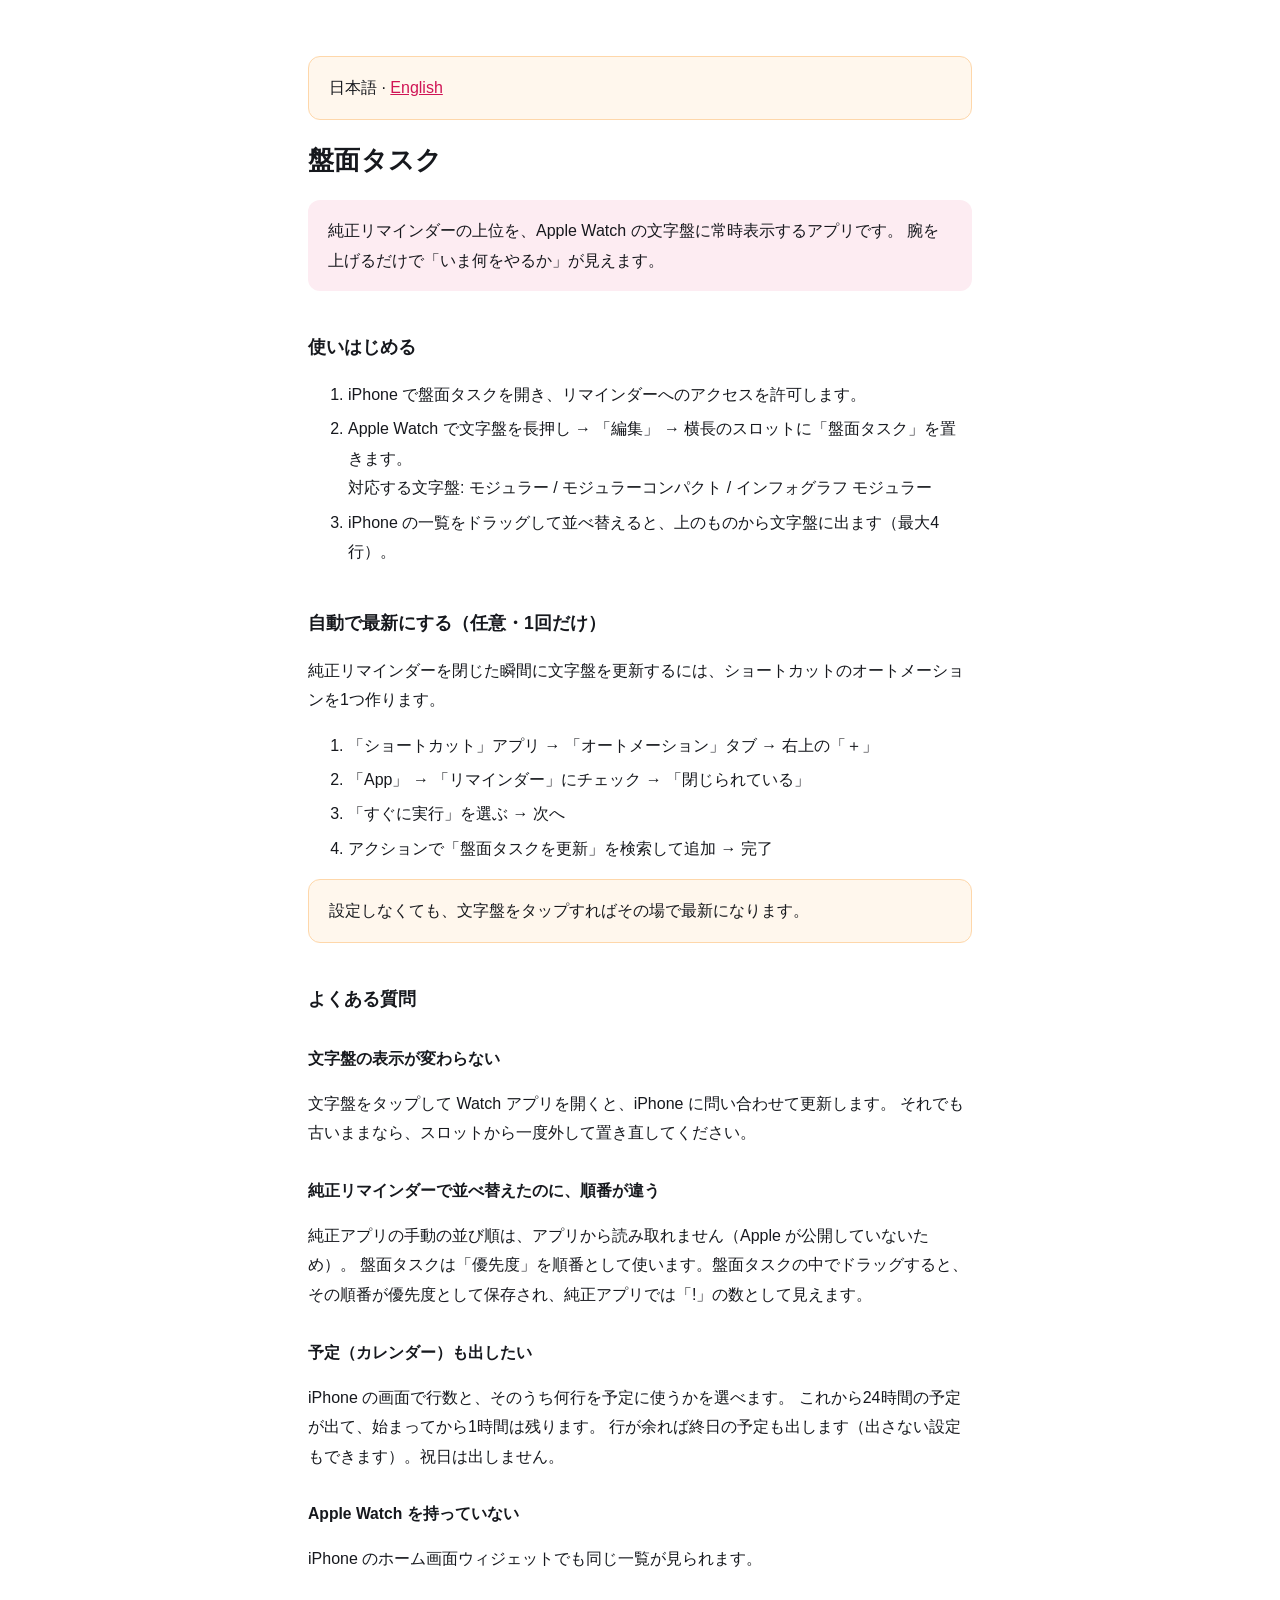
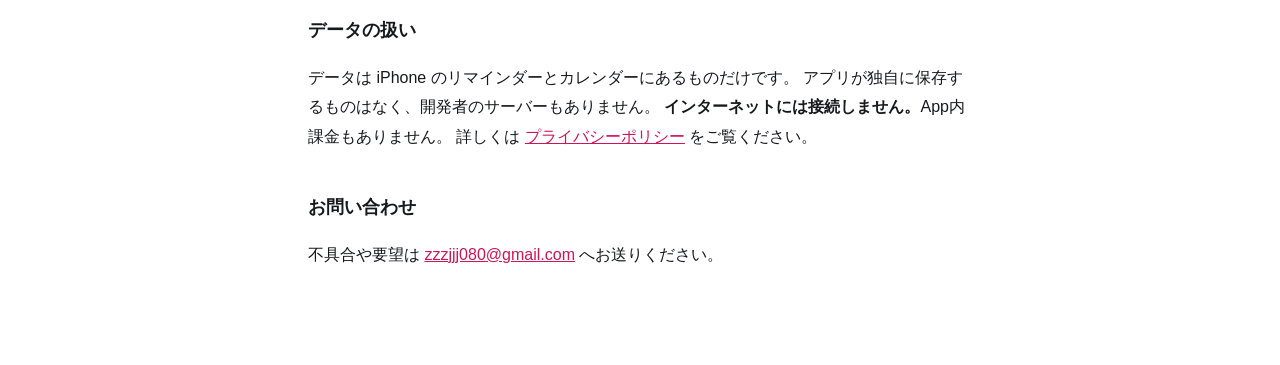
<file: docs/index.html>
<!doctype html>
<html lang="ja">
<head>
<meta charset="utf-8">
<meta name="viewport" content="width=device-width,initial-scale=1">
<title>盤面タスク — サポート</title>
<link rel="stylesheet" href="style.css">
</head>
<body>

<p class="note">日本語 · <a href="en/index.html">English</a></p>

<h1>盤面タスク</h1>
<p class="lead">
  純正リマインダーの上位を、Apple Watch の文字盤に常時表示するアプリです。
  腕を上げるだけで「いま何をやるか」が見えます。
</p>

<h2>使いはじめる</h2>
<ol>
  <li>iPhone で盤面タスクを開き、リマインダーへのアクセスを許可します。</li>
  <li>Apple Watch で文字盤を長押し → 「編集」 → 横長のスロットに「盤面タスク」を置きます。<br>
      対応する文字盤: モジュラー / モジュラーコンパクト / インフォグラフ モジュラー</li>
  <li>iPhone の一覧をドラッグして並べ替えると、上のものから文字盤に出ます（最大4行）。</li>
</ol>

<h2>自動で最新にする（任意・1回だけ）</h2>
<p>純正リマインダーを閉じた瞬間に文字盤を更新するには、ショートカットのオートメーションを1つ作ります。</p>
<ol>
  <li>「ショートカット」アプリ → 「オートメーション」タブ → 右上の「＋」</li>
  <li>「App」 → 「リマインダー」にチェック → 「閉じられている」</li>
  <li>「すぐに実行」を選ぶ → 次へ</li>
  <li>アクションで「盤面タスクを更新」を検索して追加 → 完了</li>
</ol>
<p class="note">設定しなくても、文字盤をタップすればその場で最新になります。</p>

<h2>よくある質問</h2>
<h3>文字盤の表示が変わらない</h3>
<p>
  文字盤をタップして Watch アプリを開くと、iPhone に問い合わせて更新します。
  それでも古いままなら、スロットから一度外して置き直してください。
</p>
<h3>純正リマインダーで並べ替えたのに、順番が違う</h3>
<p>
  純正アプリの手動の並び順は、アプリから読み取れません（Apple が公開していないため）。
  盤面タスクは「優先度」を順番として使います。盤面タスクの中でドラッグすると、
  その順番が優先度として保存され、純正アプリでは「!」の数として見えます。
</p>
<h3>予定（カレンダー）も出したい</h3>
<p>
  iPhone の画面で行数と、そのうち何行を予定に使うかを選べます。
  これから24時間の予定が出て、始まってから1時間は残ります。
  行が余れば終日の予定も出します（出さない設定もできます）。祝日は出しません。
</p>
<h3>Apple Watch を持っていない</h3>
<p>
  iPhone のホーム画面ウィジェットでも同じ一覧が見られます。
</p>

<h2>データの扱い</h2>
<p>
  データは iPhone のリマインダーとカレンダーにあるものだけです。
  アプリが独自に保存するものはなく、開発者のサーバーもありません。
  <strong>インターネットには接続しません。</strong>App内課金もありません。
  詳しくは <a href="privacy.html">プライバシーポリシー</a> をご覧ください。
</p>

<h2>お問い合わせ</h2>
<p>不具合や要望は <a href="mailto:zzzjjj080@gmail.com">zzzjjj080@gmail.com</a> へお送りください。</p>

</body>
</html>
</file>
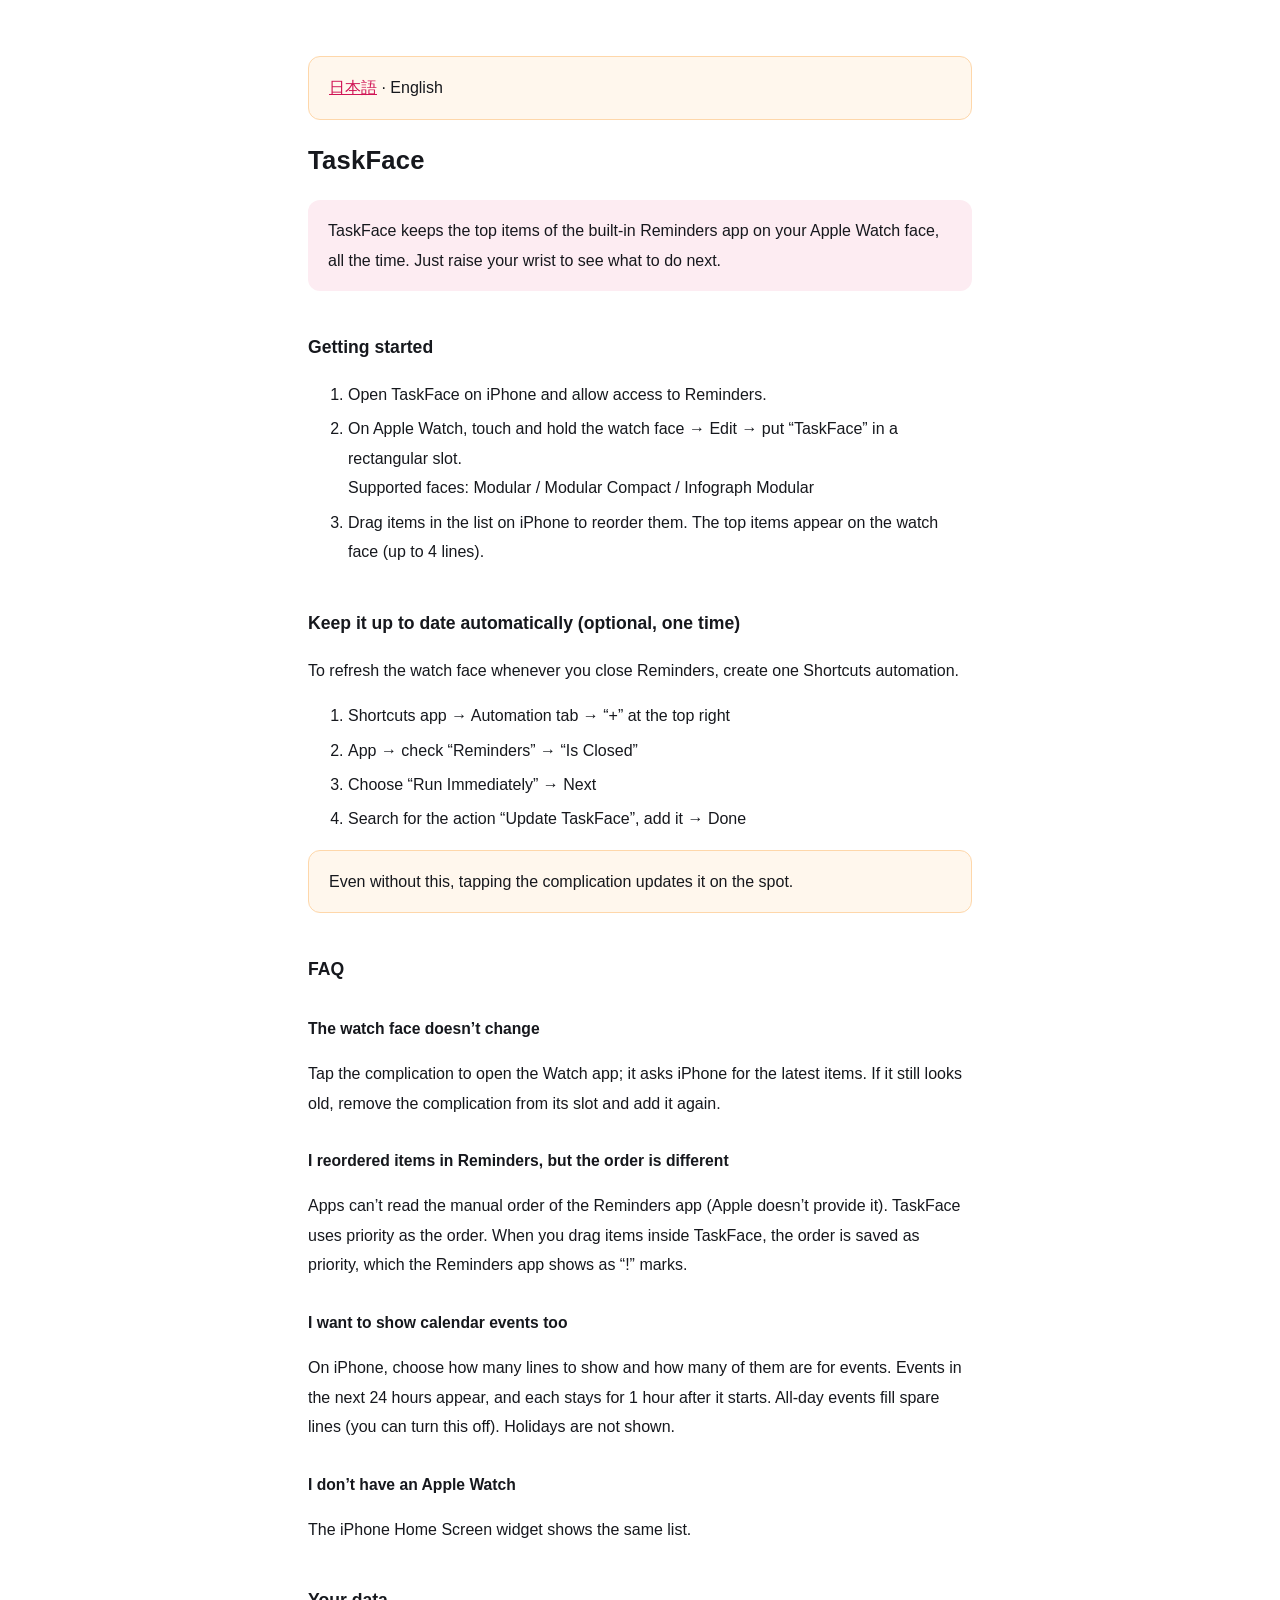
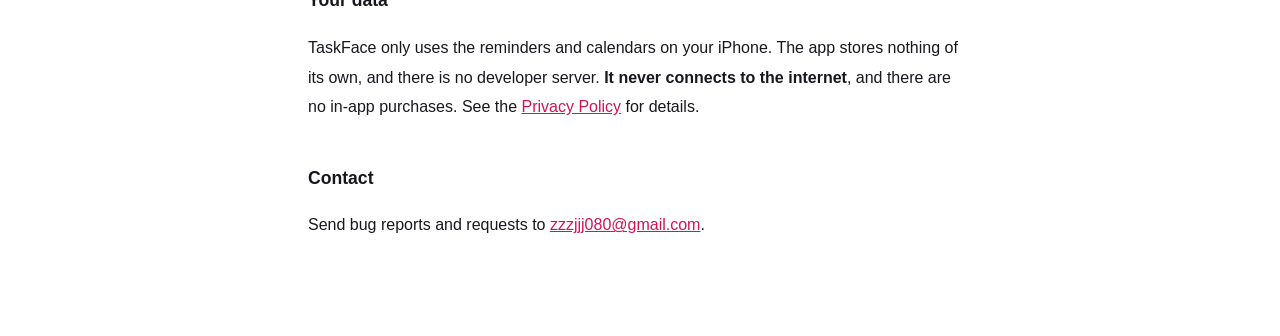
<file: docs/en/index.html>
<!doctype html>
<html lang="en">
<head>
<meta charset="utf-8">
<meta name="viewport" content="width=device-width,initial-scale=1">
<title>TaskFace — Support</title>
<link rel="stylesheet" href="../style.css">
</head>
<body>

<p class="note"><a href="../index.html">日本語</a> · English</p>

<h1>TaskFace</h1>
<p class="lead">
  TaskFace keeps the top items of the built-in Reminders app on your Apple Watch face, all the time.
  Just raise your wrist to see what to do next.
</p>

<h2>Getting started</h2>
<ol>
  <li>Open TaskFace on iPhone and allow access to Reminders.</li>
  <li>On Apple Watch, touch and hold the watch face → Edit → put “TaskFace” in a rectangular slot.<br>
      Supported faces: Modular / Modular Compact / Infograph Modular</li>
  <li>Drag items in the list on iPhone to reorder them. The top items appear on the watch face (up to 4 lines).</li>
</ol>

<h2>Keep it up to date automatically (optional, one time)</h2>
<p>To refresh the watch face whenever you close Reminders, create one Shortcuts automation.</p>
<ol>
  <li>Shortcuts app → Automation tab → “+” at the top right</li>
  <li>App → check “Reminders” → “Is Closed”</li>
  <li>Choose “Run Immediately” → Next</li>
  <li>Search for the action “Update TaskFace”, add it → Done</li>
</ol>
<p class="note">Even without this, tapping the complication updates it on the spot.</p>

<h2>FAQ</h2>
<h3>The watch face doesn’t change</h3>
<p>
  Tap the complication to open the Watch app; it asks iPhone for the latest items.
  If it still looks old, remove the complication from its slot and add it again.
</p>
<h3>I reordered items in Reminders, but the order is different</h3>
<p>
  Apps can’t read the manual order of the Reminders app (Apple doesn’t provide it).
  TaskFace uses priority as the order. When you drag items inside TaskFace,
  the order is saved as priority, which the Reminders app shows as “!” marks.
</p>
<h3>I want to show calendar events too</h3>
<p>
  On iPhone, choose how many lines to show and how many of them are for events.
  Events in the next 24 hours appear, and each stays for 1 hour after it starts.
  All-day events fill spare lines (you can turn this off). Holidays are not shown.
</p>
<h3>I don’t have an Apple Watch</h3>
<p>
  The iPhone Home Screen widget shows the same list.
</p>

<h2>Your data</h2>
<p>
  TaskFace only uses the reminders and calendars on your iPhone.
  The app stores nothing of its own, and there is no developer server.
  <strong>It never connects to the internet</strong>, and there are no in-app purchases.
  See the <a href="privacy.html">Privacy Policy</a> for details.
</p>

<h2>Contact</h2>
<p>Send bug reports and requests to <a href="mailto:zzzjjj080@gmail.com">zzzjjj080@gmail.com</a>.</p>

</body>
</html>
</file>
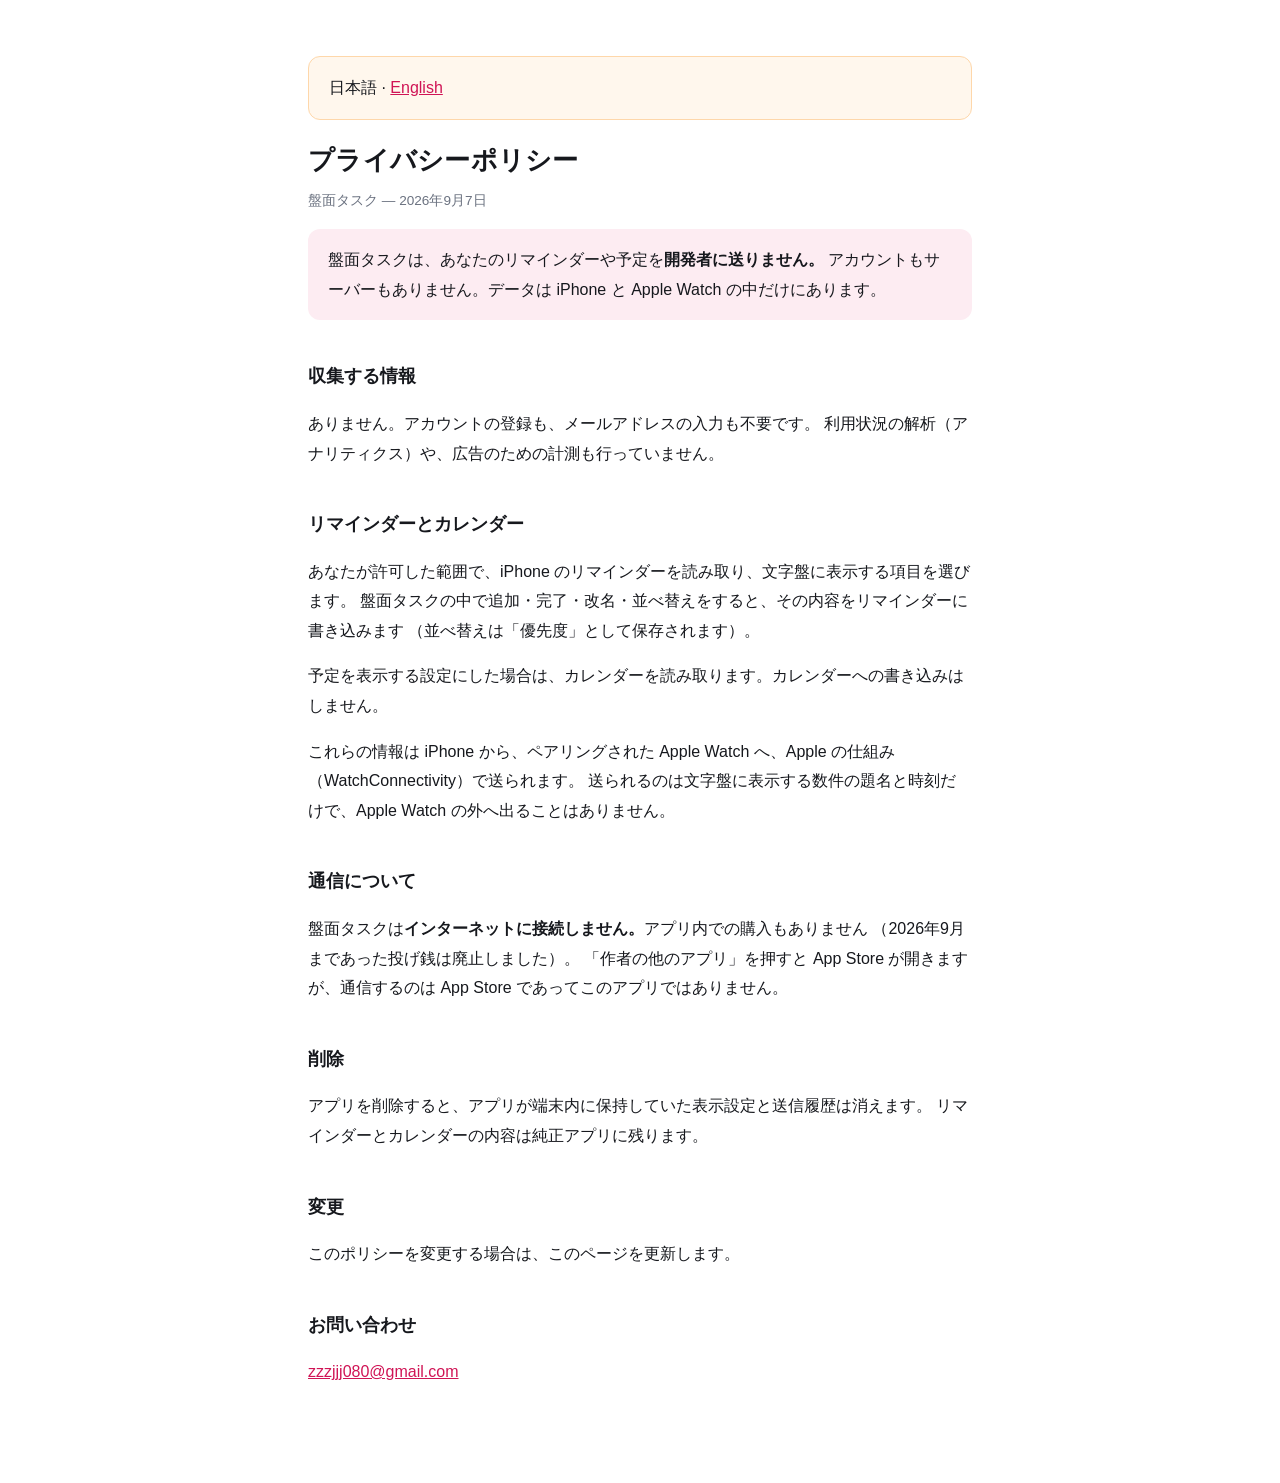
<file: docs/privacy.html>
<!doctype html>
<html lang="ja">
<head>
<meta charset="utf-8">
<meta name="viewport" content="width=device-width,initial-scale=1">
<title>盤面タスク — プライバシーポリシー</title>
<link rel="stylesheet" href="style.css">
</head>
<body>

<p class="note">日本語 · <a href="en/privacy.html">English</a></p>

<h1>プライバシーポリシー</h1>
<p class="updated">盤面タスク — 2026年9月7日</p>

<p class="lead">
  盤面タスクは、あなたのリマインダーや予定を<strong>開発者に送りません。</strong>
  アカウントもサーバーもありません。データは iPhone と Apple Watch の中だけにあります。
</p>

<h2>収集する情報</h2>
<p>
  ありません。アカウントの登録も、メールアドレスの入力も不要です。
  利用状況の解析（アナリティクス）や、広告のための計測も行っていません。
</p>

<h2>リマインダーとカレンダー</h2>
<p>
  あなたが許可した範囲で、iPhone のリマインダーを読み取り、文字盤に表示する項目を選びます。
  盤面タスクの中で追加・完了・改名・並べ替えをすると、その内容をリマインダーに書き込みます
  （並べ替えは「優先度」として保存されます）。
</p>
<p>
  予定を表示する設定にした場合は、カレンダーを読み取ります。カレンダーへの書き込みはしません。
</p>
<p>
  これらの情報は iPhone から、ペアリングされた Apple Watch へ、Apple の仕組み（WatchConnectivity）で送られます。
  送られるのは文字盤に表示する数件の題名と時刻だけで、Apple Watch の外へ出ることはありません。
</p>

<h2>通信について</h2>
<p>
  盤面タスクは<strong>インターネットに接続しません。</strong>アプリ内での購入もありません
  （2026年9月まであった投げ銭は廃止しました）。
  「作者の他のアプリ」を押すと App Store が開きますが、通信するのは App Store であってこのアプリではありません。
</p>

<h2>削除</h2>
<p>
  アプリを削除すると、アプリが端末内に保持していた表示設定と送信履歴は消えます。
  リマインダーとカレンダーの内容は純正アプリに残ります。
</p>

<h2>変更</h2>
<p>このポリシーを変更する場合は、このページを更新します。</p>

<h2>お問い合わせ</h2>
<p><a href="mailto:zzzjjj080@gmail.com">zzzjjj080@gmail.com</a></p>

</body>
</html>
</file>
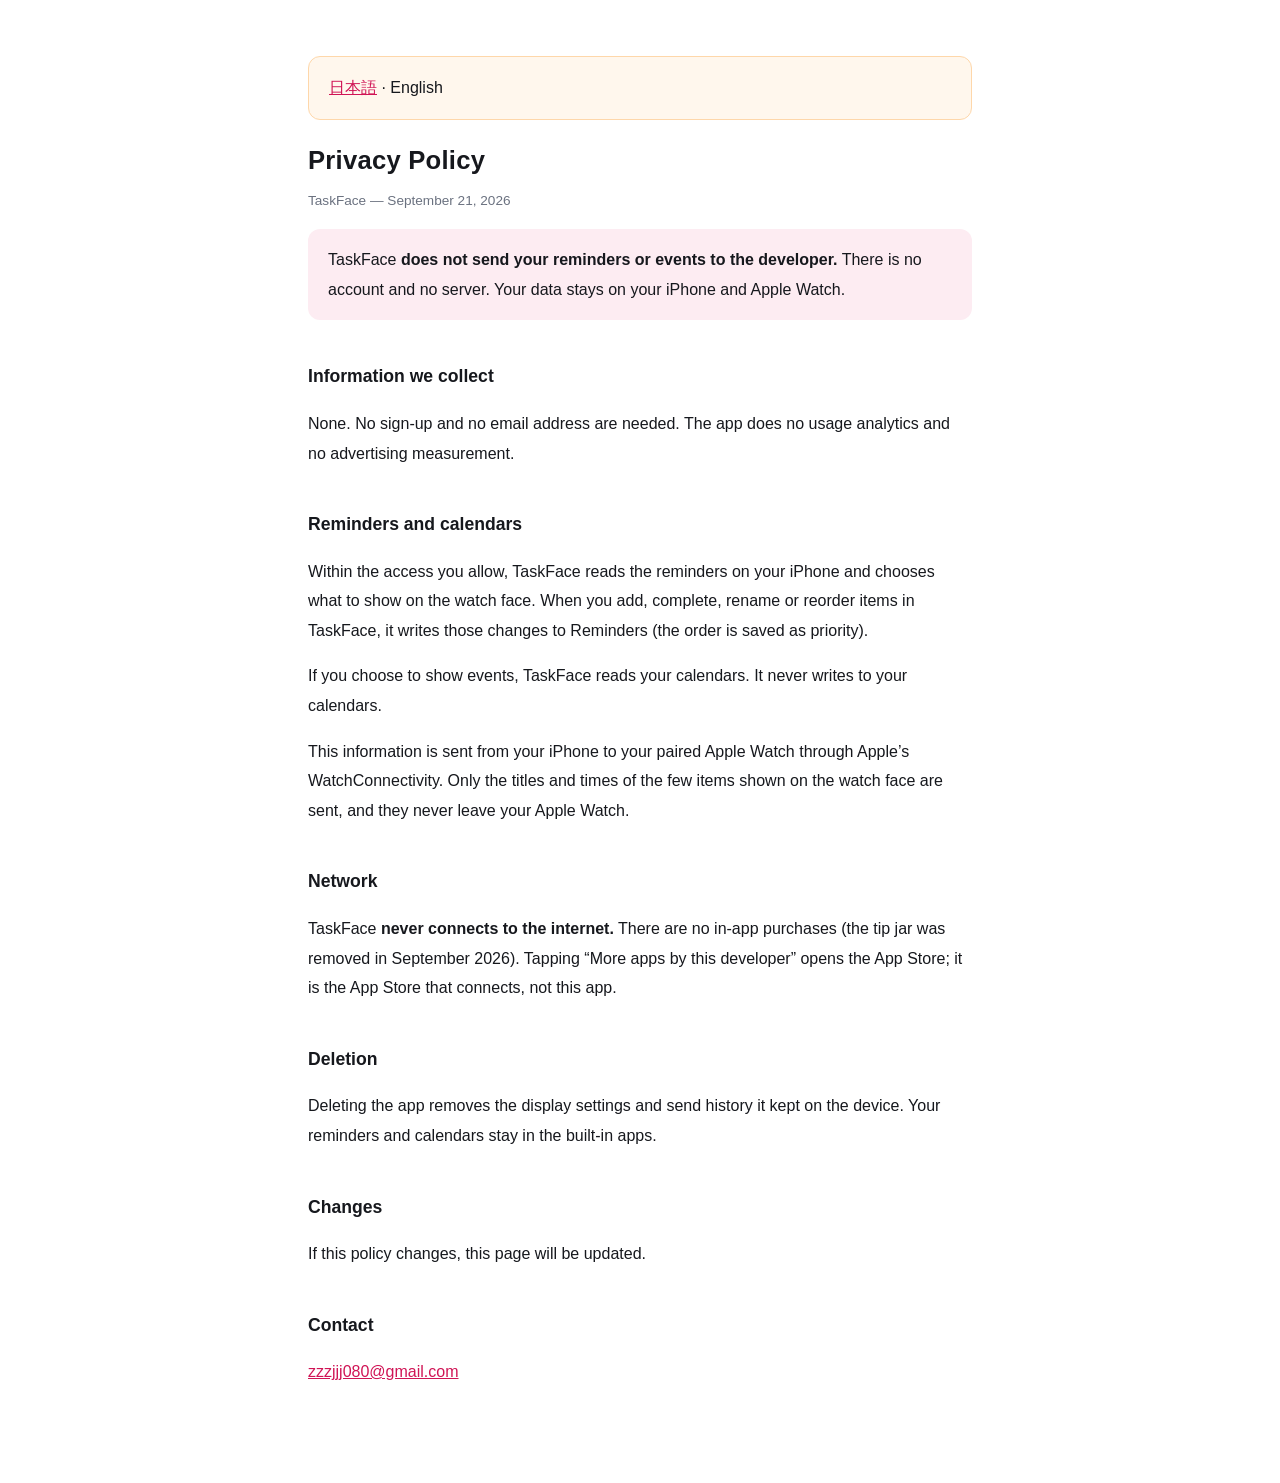
<file: docs/en/privacy.html>
<!doctype html>
<html lang="en">
<head>
<meta charset="utf-8">
<meta name="viewport" content="width=device-width,initial-scale=1">
<title>TaskFace — Privacy Policy</title>
<link rel="stylesheet" href="../style.css">
</head>
<body>

<p class="note"><a href="../privacy.html">日本語</a> · English</p>

<h1>Privacy Policy</h1>
<p class="updated">TaskFace — September 21, 2026</p>

<p class="lead">
  TaskFace <strong>does not send your reminders or events to the developer.</strong>
  There is no account and no server. Your data stays on your iPhone and Apple Watch.
</p>

<h2>Information we collect</h2>
<p>
  None. No sign-up and no email address are needed.
  The app does no usage analytics and no advertising measurement.
</p>

<h2>Reminders and calendars</h2>
<p>
  Within the access you allow, TaskFace reads the reminders on your iPhone and chooses what to show on the watch face.
  When you add, complete, rename or reorder items in TaskFace, it writes those changes to Reminders
  (the order is saved as priority).
</p>
<p>
  If you choose to show events, TaskFace reads your calendars. It never writes to your calendars.
</p>
<p>
  This information is sent from your iPhone to your paired Apple Watch through Apple’s WatchConnectivity.
  Only the titles and times of the few items shown on the watch face are sent, and they never leave your Apple Watch.
</p>

<h2>Network</h2>
<p>
  TaskFace <strong>never connects to the internet.</strong> There are no in-app purchases
  (the tip jar was removed in September 2026).
  Tapping “More apps by this developer” opens the App Store; it is the App Store that connects, not this app.
</p>

<h2>Deletion</h2>
<p>
  Deleting the app removes the display settings and send history it kept on the device.
  Your reminders and calendars stay in the built-in apps.
</p>

<h2>Changes</h2>
<p>If this policy changes, this page will be updated.</p>

<h2>Contact</h2>
<p><a href="mailto:zzzjjj080@gmail.com">zzzjjj080@gmail.com</a></p>

</body>
</html>
</file>
<file: docs/style.css>
:root { color-scheme: light dark; }
* { box-sizing: border-box; }
body {
  margin: 0 auto; padding: 2.5rem 1.25rem 5rem; max-width: 44rem;
  font-family: -apple-system, BlinkMacSystemFont, "Hiragino Sans", "Noto Sans JP", sans-serif;
  line-height: 1.85; color: #16181d; background: #ffffff;
  font-size: 16px;
}
@media (prefers-color-scheme: dark) { body { color: #e6e8ec; background: #101216; } }
h1 { font-size: 1.6rem; margin-bottom: .25rem; letter-spacing: .01em; }
h2 { font-size: 1.1rem; margin-top: 2.5rem; }
h3 { font-size: .98rem; margin-top: 1.75rem; }
.updated { color: #6b7280; font-size: .85rem; margin-top: 0; }
@media (prefers-color-scheme: dark) { .updated { color: #8b94a5; } }
a { color: #d01455; }
@media (prefers-color-scheme: dark) { a { color: #ff7ba3; } }
hr { border: none; border-top: 1px solid #e5e7eb; margin: 3rem 0; }
@media (prefers-color-scheme: dark) { hr { border-top-color: #262c36; } }
.lead { background: #fdecf2; padding: 1rem 1.25rem; border-radius: .75rem; }
@media (prefers-color-scheme: dark) { .lead { background: #2a1620; } }
.note { background: #fff7ed; padding: 1rem 1.25rem; border-radius: .75rem; border: 1px solid #fed7aa; }
@media (prefers-color-scheme: dark) { .note { background: #26190f; border-color: #5a3b1c; } }
ul { padding-left: 1.3rem; }
li { margin: .3rem 0; }
code { background: #f1f3f7; padding: .1rem .35rem; border-radius: .3rem; font-size: .9em; }
@media (prefers-color-scheme: dark) { code { background: #1c2028; } }
footer { margin-top: 4rem; font-size: .85rem; color: #6b7280; }
@media (prefers-color-scheme: dark) { footer { color: #8b94a5; } }
</file>
